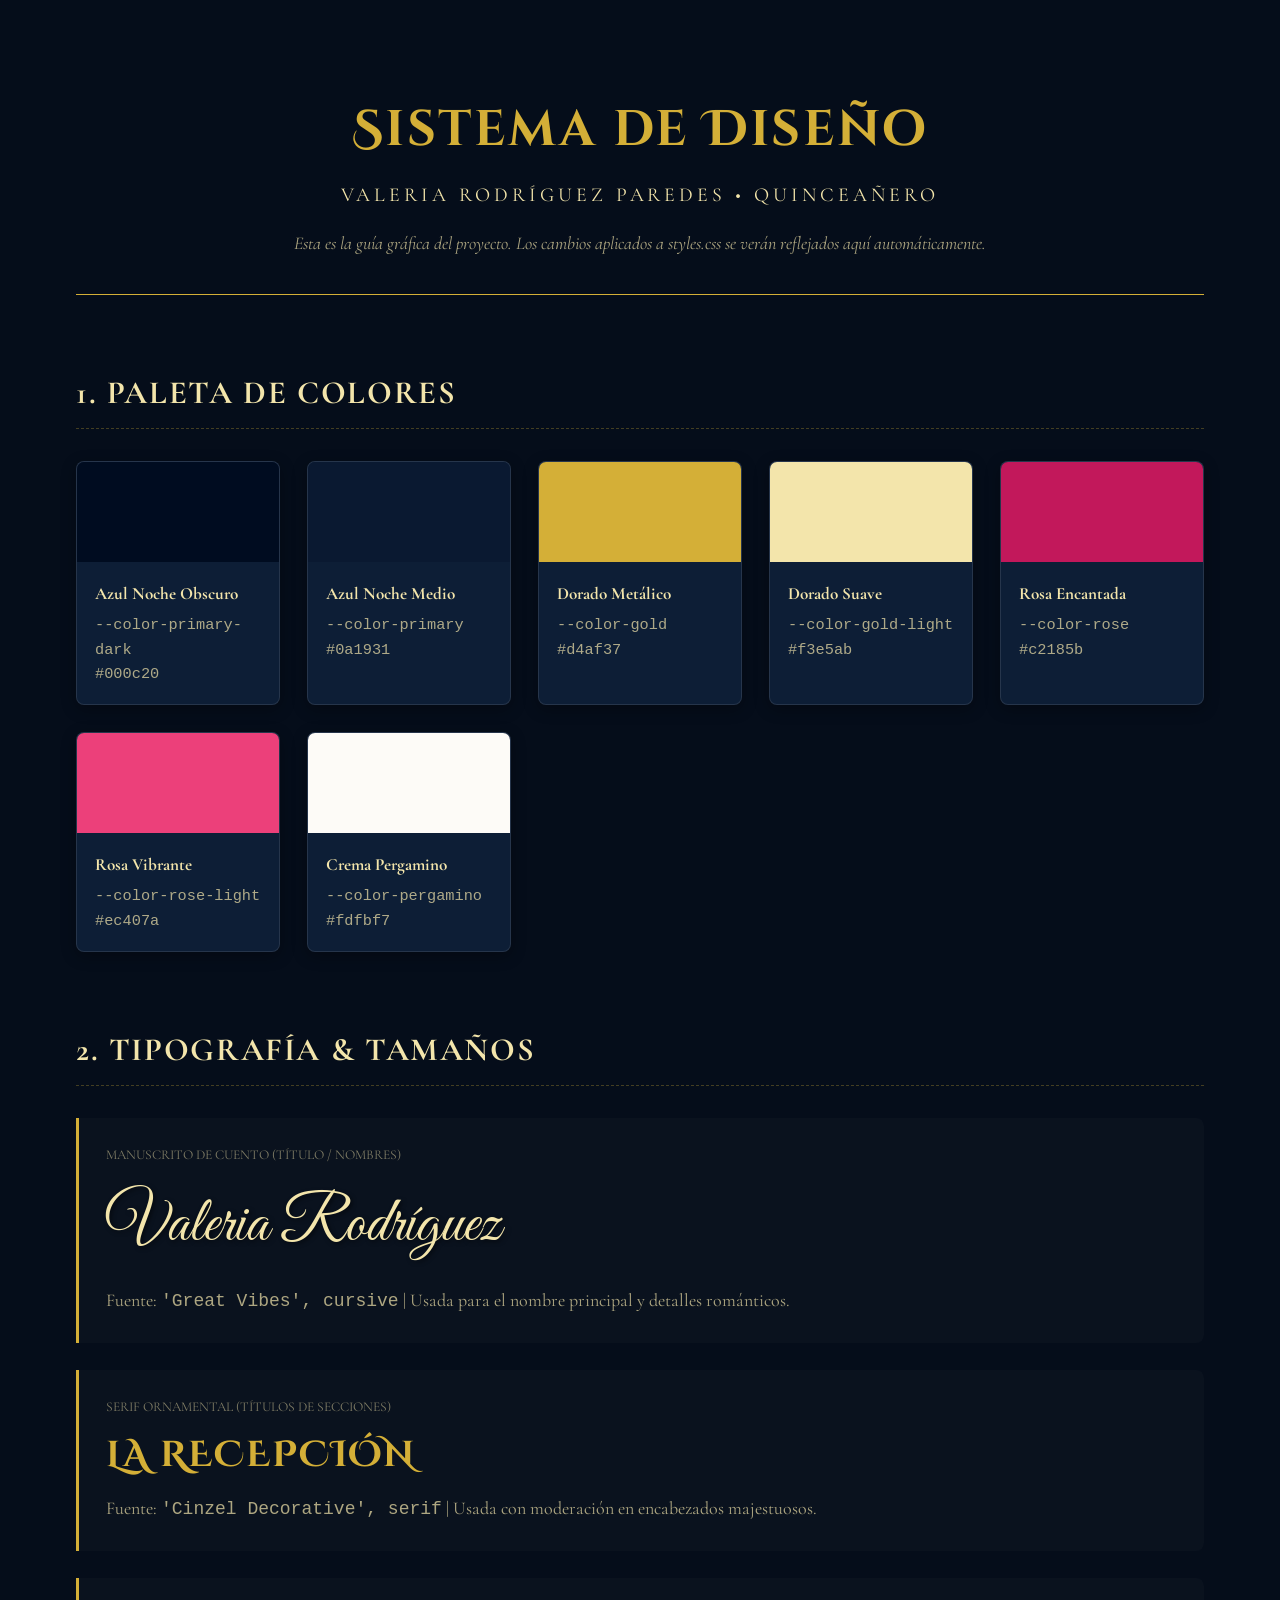
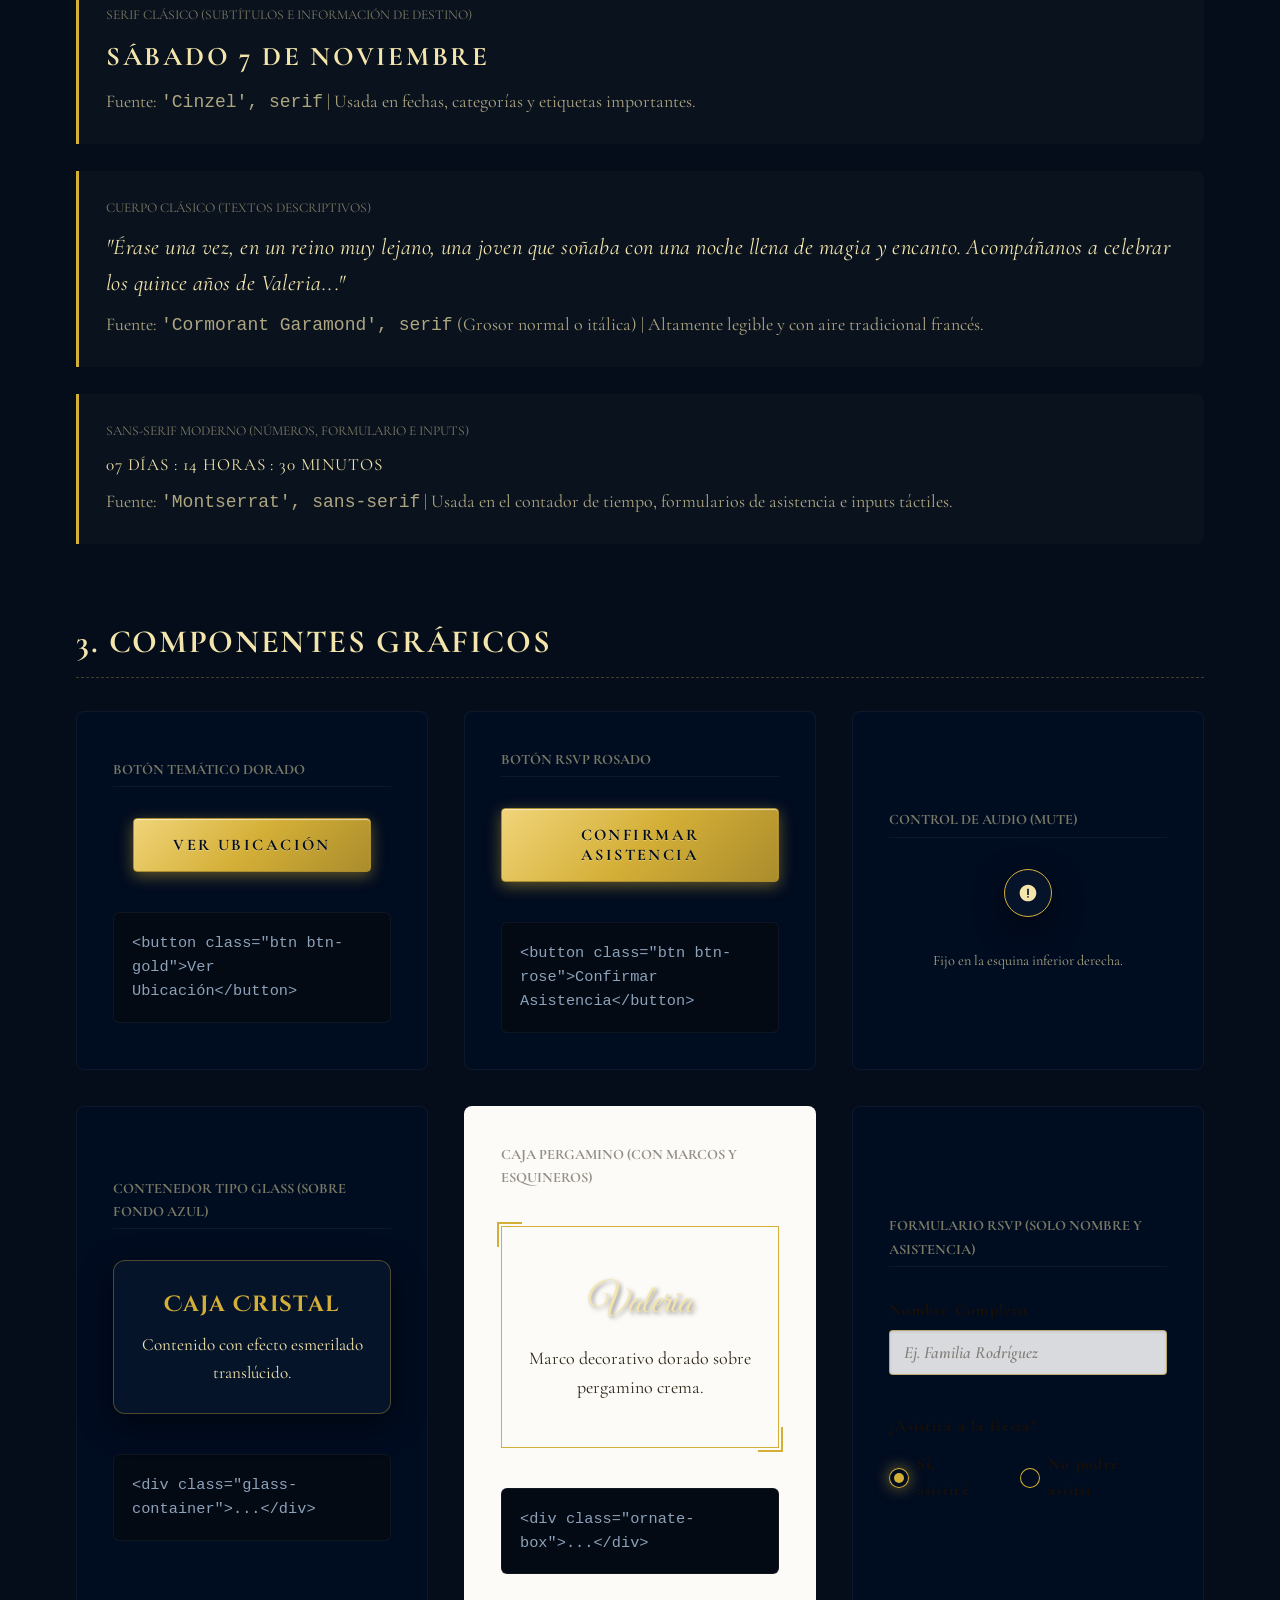
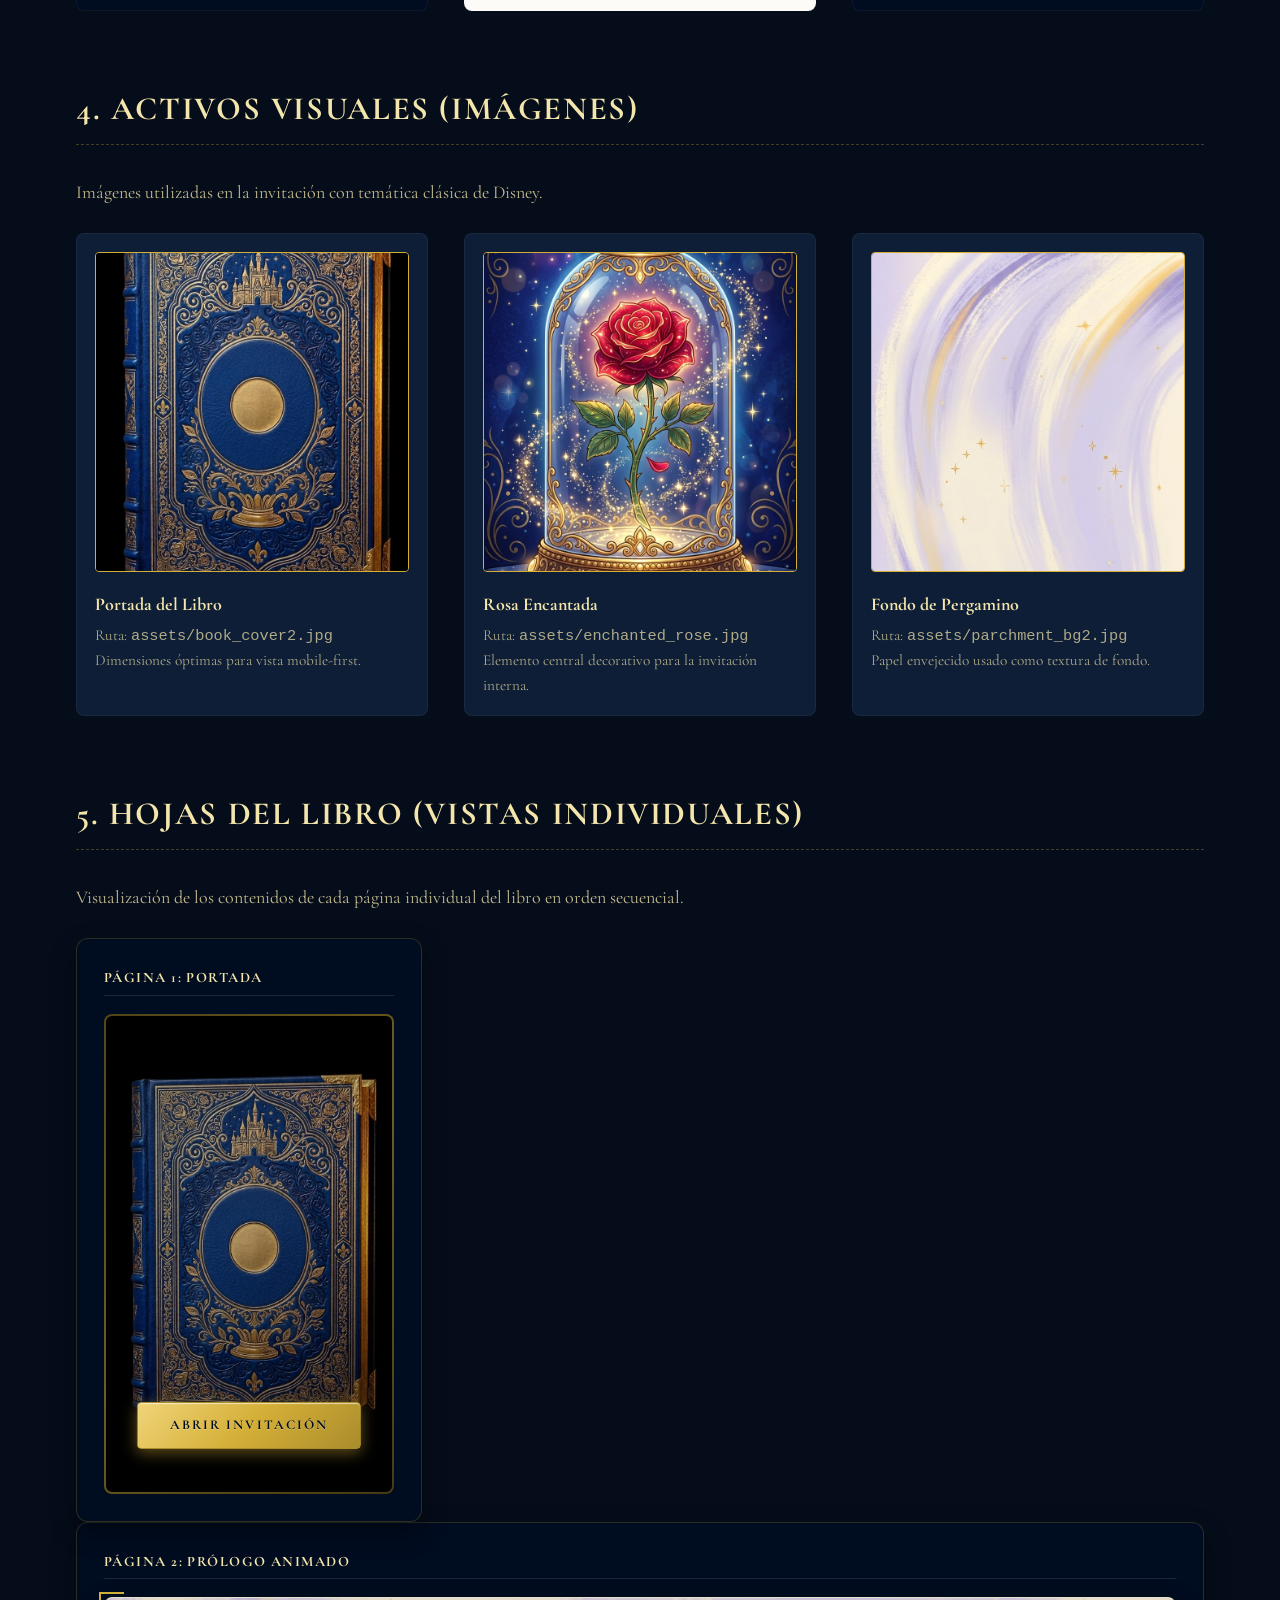
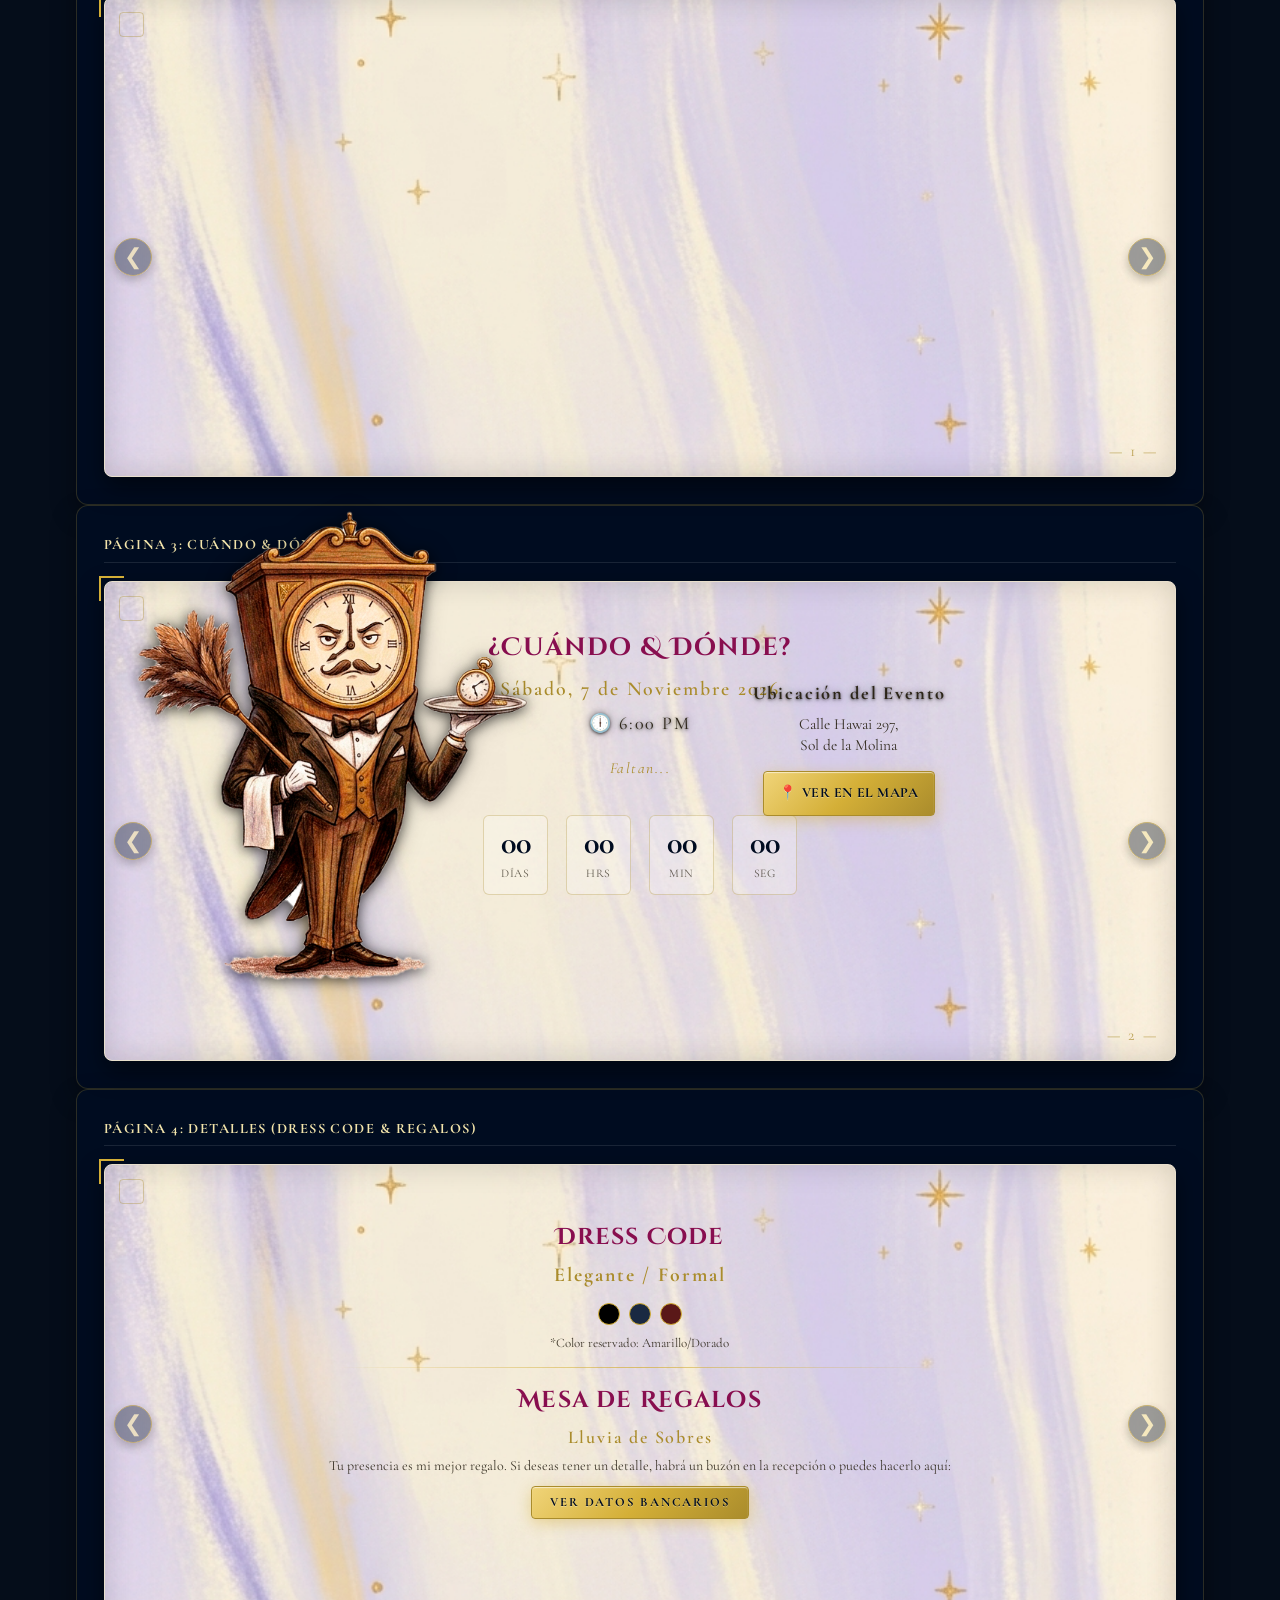
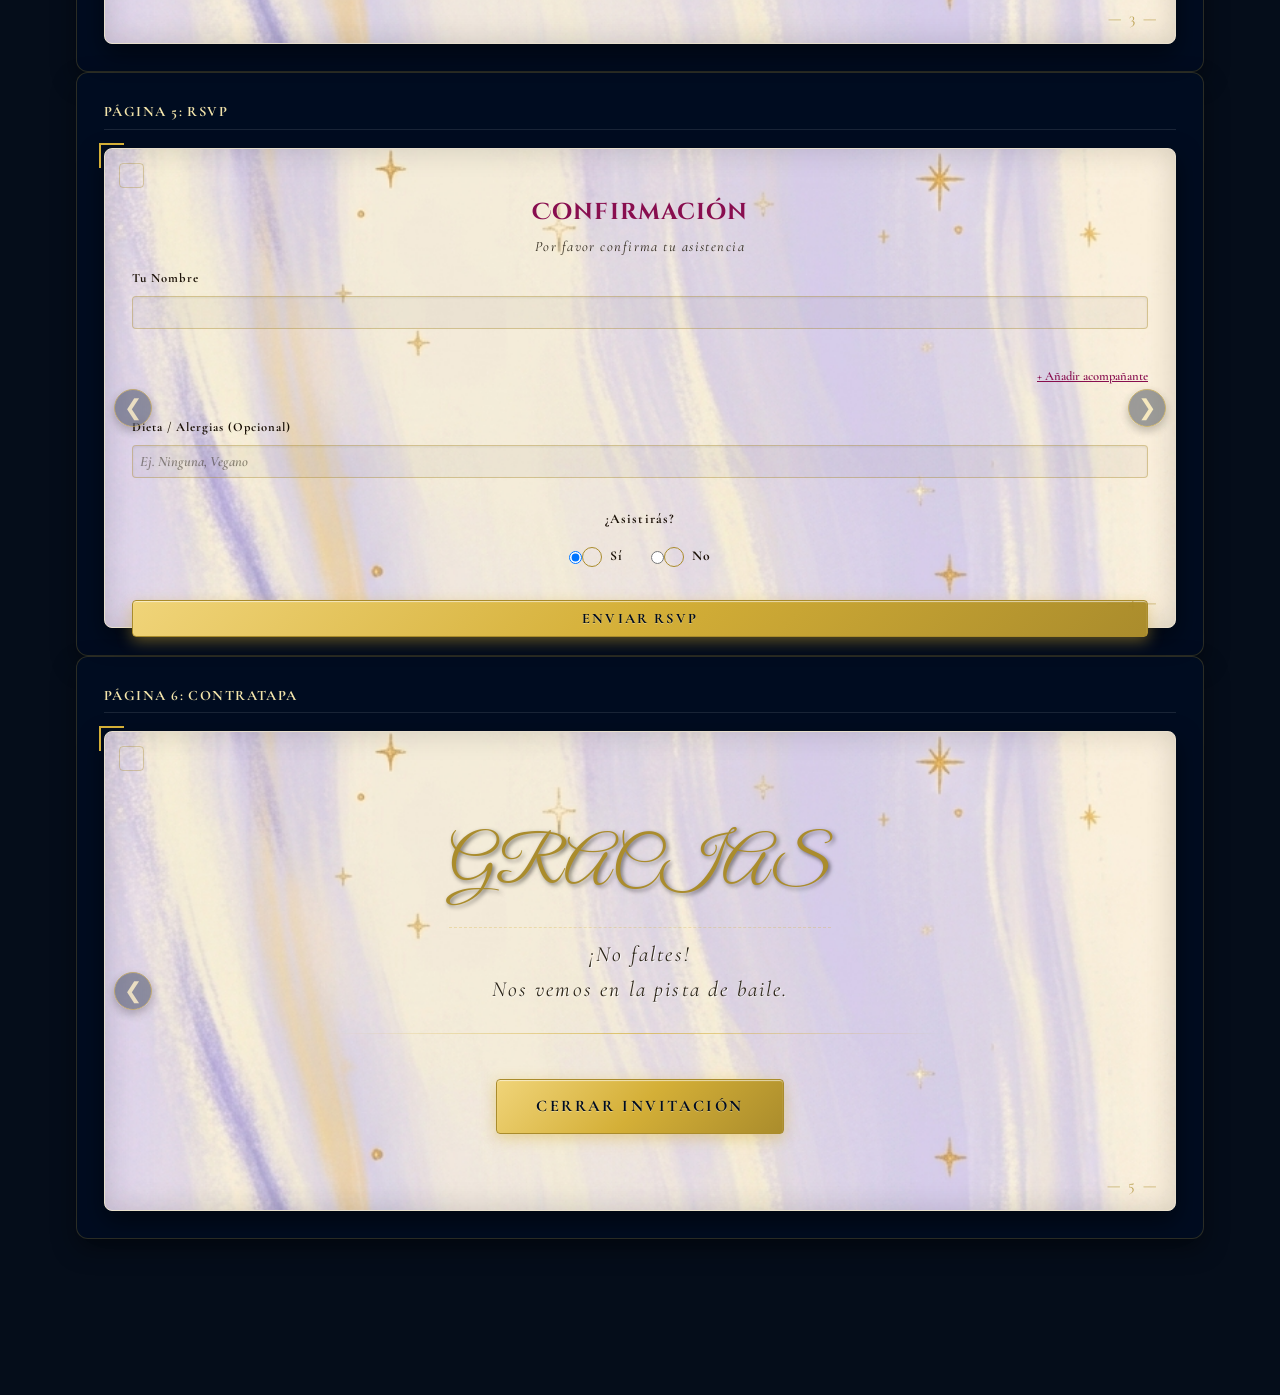
<file: design-system.html>
<!DOCTYPE html>
<html lang="es">
<head>
    <meta charset="UTF-8">
    <meta name="viewport" content="width=device-width, initial-scale=1.0">
    <title>Catálogo Gráfico & Sistema de Diseño - Quinceaños de Valeria</title>
    <link rel="stylesheet" href="styles.css">
    <style>
        /* Estilos adicionales solo para organizar la página del catálogo */
        .ds-container {
            max-width: 1200px;
            margin: 0 auto;
            padding: 2rem;
        }
        .ds-grid-2 {
            display: grid;
            grid-template-columns: 1fr;
            gap: 2rem;
        }
        @media (min-width: 768px) {
            .ds-grid-2 {
                grid-template-columns: 1fr 1fr;
            }
        }
        .code-preview {
            background-color: #030a14;
            color: #8da1b9;
            padding: 1rem;
            border-radius: 6px;
            font-family: monospace;
            font-size: 0.85rem;
            margin-top: 1rem;
            border: 1px solid rgba(255,255,255,0.05);
            width: 100%;
            overflow-x: auto;
        }
        .ds-img-grid {
            display: grid;
            grid-template-columns: repeat(auto-fill, minmax(280px, 1fr));
            gap: 2rem;
            margin-top: 1.5rem;
        }
        .ds-img-card {
            background: #0d1e36;
            border: 1px solid rgba(255, 255, 255, 0.05);
            border-radius: 8px;
            padding: 1rem;
            display: flex;
            flex-direction: column;
            gap: 1rem;
        }
        .ds-img-preview {
            width: 100%;
            height: 320px;
            object-fit: cover;
            border-radius: 4px;
            border: 1px solid var(--color-gold);
        }
        .ds-img-info h4 {
            color: var(--color-gold-light);
            font-family: var(--font-serif);
            margin-bottom: 0.2rem;
        }
        .ds-img-info p {
            font-size: 0.85rem;
            opacity: 0.7;
        }
        /* Estilos específicos para las hojas en miniatura del catálogo */
        .ds-book-preview-grid {
            display: grid;
            grid-template-columns: repeat(auto-fill, minmax(300px, 1fr));
            gap: 2.5rem;
            margin-top: 1.5rem;
        }
        .ds-page-frame {
            background-color: var(--color-primary-dark);
            border: 1px solid rgba(212, 175, 55, 0.2);
            border-radius: 12px;
            padding: 1.5rem;
            display: flex;
            flex-direction: column;
            align-items: center;
            box-shadow: 0 10px 25px rgba(0,0,0,0.4);
        }
        .ds-page-frame h4 {
            font-family: var(--font-sans);
            font-size: 0.8rem;
            color: var(--color-gold-light);
            margin-bottom: 1rem;
            text-transform: uppercase;
            letter-spacing: 0.1em;
            align-self: flex-start;
            border-bottom: 1px solid rgba(255,255,255,0.1);
            width: 100%;
            padding-bottom: 0.3rem;
        }
        .ds-page-container {
            width: 100%;
            height: 480px;
            position: relative;
        }
        .ds-page-container .page-content,
        .ds-page-container .page-content-front {
            position: static;
            height: 100%;
            pointer-events: none; /* Desactiva interacción en vistas previas */
        }
    </style>
</head>
<body class="ds-body">

    <div class="ds-container">
        
        <header class="ds-header">
            <h1 class="text-serif-dec">Sistema de Diseño</h1>
            <p class="text-serif" style="color: var(--color-gold-light); font-size: 1.1rem; letter-spacing: 0.2em; text-transform: uppercase;">Valeria Rodríguez Paredes • Quinceañero</p>
            <p style="opacity: 0.7; margin-top: 1rem; font-style: italic;">Esta es la guía gráfica del proyecto. Los cambios aplicados a styles.css se verán reflejados aquí automáticamente.</p>
        </header>

        <!-- SECCIÓN 1: PALETA DE COLORES -->
        <section class="ds-section">
            <h2 class="text-serif">1. Paleta de Colores</h2>
            <div class="ds-color-grid">
                
                <div class="ds-color-card">
                    <div class="ds-color-sample" style="background-color: var(--color-primary-dark);"></div>
                    <div class="ds-color-info">
                        <h4>Azul Noche Obscuro</h4>
                        <p>--color-primary-dark</p>
                        <p>#000c20</p>
                    </div>
                </div>

                <div class="ds-color-card">
                    <div class="ds-color-sample" style="background-color: var(--color-primary);"></div>
                    <div class="ds-color-info">
                        <h4>Azul Noche Medio</h4>
                        <p>--color-primary</p>
                        <p>#0a1931</p>
                    </div>
                </div>

                <div class="ds-color-card">
                    <div class="ds-color-sample" style="background-color: var(--color-gold);"></div>
                    <div class="ds-color-info">
                        <h4>Dorado Metálico</h4>
                        <p>--color-gold</p>
                        <p>#d4af37</p>
                    </div>
                </div>

                <div class="ds-color-card">
                    <div class="ds-color-sample" style="background-color: var(--color-gold-light);"></div>
                    <div class="ds-color-info">
                        <h4>Dorado Suave</h4>
                        <p>--color-gold-light</p>
                        <p>#f3e5ab</p>
                    </div>
                </div>

                <div class="ds-color-card">
                    <div class="ds-color-sample" style="background-color: var(--color-rose);"></div>
                    <div class="ds-color-info">
                        <h4>Rosa Encantada</h4>
                        <p>--color-rose</p>
                        <p>#c2185b</p>
                    </div>
                </div>

                <div class="ds-color-card">
                    <div class="ds-color-sample" style="background-color: var(--color-rose-light);"></div>
                    <div class="ds-color-info">
                        <h4>Rosa Vibrante</h4>
                        <p>--color-rose-light</p>
                        <p>#ec407a</p>
                    </div>
                </div>

                <div class="ds-color-card">
                    <div class="ds-color-sample" style="background-color: var(--color-pergamino);"></div>
                    <div class="ds-color-info">
                        <h4>Crema Pergamino</h4>
                        <p>--color-pergamino</p>
                        <p>#fdfbf7</p>
                    </div>
                </div>

            </div>
        </section>

        <!-- SECCIÓN 2: TIPOGRAFÍA -->
        <section class="ds-section">
            <h2 class="text-serif">2. Tipografía & Tamaños</h2>
            <div class="ds-font-sample">
                
                <div class="ds-font-row">
                    <p class="lbl">Manuscrito de Cuento (Título / Nombres)</p>
                    <h3 class="text-cursive" style="font-size: 3.5rem;">Valeria Rodríguez</h3>
                    <p style="margin-top: 0.5rem; opacity: 0.7;">Fuente: <code>'Great Vibes', cursive</code> | Usada para el nombre principal y detalles románticos.</p>
                </div>

                <div class="ds-font-row">
                    <p class="lbl">Serif Ornamental (Títulos de Secciones)</p>
                    <h3 class="text-serif-dec" style="font-size: 2rem;">LA RECEPCIÓN</h3>
                    <p style="margin-top: 0.5rem; opacity: 0.7;">Fuente: <code>'Cinzel Decorative', serif</code> | Usada con moderación en encabezados majestuosos.</p>
                </div>

                <div class="ds-font-row">
                    <p class="lbl">Serif Clásico (Subtítulos e Información de Destino)</p>
                    <h3 class="text-serif" style="font-size: 1.5rem; color: var(--color-gold-light);">SÁBADO 7 DE NOVIEMBRE</h3>
                    <p style="margin-top: 0.5rem; opacity: 0.7;">Fuente: <code>'Cinzel', serif</code> | Usada en fechas, categorías y etiquetas importantes.</p>
                </div>

                <div class="ds-font-row">
                    <p class="lbl">Cuerpo Clásico (Textos Descriptivos)</p>
                    <p class="text-serif" style="font-family: var(--font-body); font-size: 1.25rem; font-style: italic; letter-spacing: 0.02em;">
                        "Érase una vez, en un reino muy lejano, una joven que soñaba con una noche llena de magia y encanto. Acompáñanos a celebrar los quince años de Valeria..."
                    </p>
                    <p style="margin-top: 0.5rem; opacity: 0.7;">Fuente: <code>'Cormorant Garamond', serif</code> (Grosor normal o itálica) | Altamente legible y con aire tradicional francés.</p>
                </div>

                <div class="ds-font-row">
                    <p class="lbl">Sans-Serif Moderno (Números, Formulario e Inputs)</p>
                    <p style="font-family: var(--font-sans); font-size: 0.95rem; letter-spacing: 0.05em;">
                        07 DÍAS : 14 HORAS : 30 MINUTOS
                    </p>
                    <p style="margin-top: 0.5rem; opacity: 0.7;">Fuente: <code>'Montserrat', sans-serif</code> | Usada en el contador de tiempo, formularios de asistencia e inputs táctiles.</p>
                </div>

            </div>
        </section>

        <!-- SECCIÓN 3: COMPONENTES Y BOTONES -->
        <section class="ds-section">
            <h2 class="text-serif">3. Componentes Gráficos</h2>
            <div class="ds-comp-grid">
                
                <!-- Botón Dorado -->
                <div class="ds-comp-card dark-bg">
                    <h4>Botón Temático Dorado</h4>
                    <button class="btn btn-gold">Ver Ubicación</button>
                    <div class="code-preview">&lt;button class="btn btn-gold"&gt;Ver Ubicación&lt;/button&gt;</div>
                </div>

                <!-- Botón Rosa -->
                <div class="ds-comp-card dark-bg">
                    <h4>Botón RSVP Rosado</h4>
                    <button class="btn btn-rose">Confirmar Asistencia</button>
                    <div class="code-preview">&lt;button class="btn btn-rose"&gt;Confirmar Asistencia&lt;/button&gt;</div>
                </div>

                <!-- Botón Silencio -->
                <div class="ds-comp-card dark-bg">
                    <h4>Control de Audio (Mute)</h4>
                    <div style="position: relative; width: 50px; height: 50px; display: flex; align-items: center; justify-content: center;">
                        <div class="audio-control" style="position: static; margin: 0;">
                            <svg viewBox="0 0 24 24"><path d="M12 2C6.48 2 2 6.48 2 12s4.48 10 10 10 10-4.48 10-10S17.52 2 12 2zm1 15.5H11V16h2v1.5zm0-3H11V7h2v7.5z"/></svg>
                        </div>
                    </div>
                    <p style="font-size: 0.8rem; opacity: 0.7; margin-top: 0.5rem;">Fijo en la esquina inferior derecha.</p>
                </div>

                <!-- Contenedor Glass -->
                <div class="ds-comp-card dark-bg">
                    <h4>Contenedor tipo Glass (Sobre fondo azul)</h4>
                    <div class="glass-container" style="width: 100%; text-align: center; padding: 1.5rem;">
                        <h3 class="text-serif-dec" style="color: var(--color-gold); font-size: 1.2rem; margin-bottom: 0.5rem;">Caja Cristal</h3>
                        <p style="font-size: 0.95rem;">Contenido con efecto esmerilado translúcido.</p>
                    </div>
                    <div class="code-preview">&lt;div class="glass-container"&gt;...&lt;/div&gt;</div>
                </div>

                <!-- Caja Ornamental Pergamino -->
                <div class="ds-comp-card light-bg">
                    <h4>Caja Pergamino (Con marcos y esquineros)</h4>
                    <div class="ornate-box" style="width: 100%; text-align: center;">
                        <h3 class="text-cursive" style="font-size: 2.2rem; margin-bottom: 0.5rem;">Valeria</h3>
                        <p style="font-size: 1rem; font-family: var(--font-body);">Marco decorativo dorado sobre pergamino crema.</p>
                    </div>
                    <div class="code-preview">&lt;div class="ornate-box"&gt;...&lt;/div&gt;</div>
                </div>

                <!-- Formulario Inputs Simplificado (Columnas B y C) -->
                <div class="ds-comp-card dark-bg">
                    <h4>Formulario RSVP (Solo Nombre y Asistencia)</h4>
                    <div class="form-group" style="width: 100%;">
                        <label for="sample-input">Nombre Completo</label>
                        <input type="text" id="sample-input" class="form-input" placeholder="Ej. Familia Rodríguez" style="width: 100%;" readonly>
                    </div>
                    <div class="form-group" style="width: 100%; margin-top: 1rem;">
                        <label>¿Asistirá a la fiesta?</label>
                        <div class="radio-group">
                            <label class="radio-label">
                                <input type="radio" name="asiste-sample" class="radio-input" checked disabled>
                                <span class="radio-custom"></span> Sí, asistiré
                            </label>
                            <label class="radio-label">
                                <input type="radio" name="asiste-sample" class="radio-input" disabled>
                                <span class="radio-custom"></span> No podré asistir
                            </label>
                        </div>
                    </div>
                </div>

            </div>
        </section>

        <!-- SECCIÓN 4: IMÁGENES Y ACTIVOS GRÁFICOS -->
        <section class="ds-section">
            <h2 class="text-serif">4. Activos Visuales (Imágenes)</h2>
            <p style="opacity: 0.8; margin-bottom: 1rem;">Imágenes utilizadas en la invitación con temática clásica de Disney.</p>
            <div class="ds-img-grid">
                
                <!-- Portada del Libro -->
                <div class="ds-img-card">
                    <img src="assets/book_cover2.jpg" alt="Portada del Libro" class="ds-img-preview">
                    <div class="ds-img-info">
                        <h4>Portada del Libro</h4>
                        <p>Ruta: <code>assets/book_cover2.jpg</code></p>
                        <p>Dimensiones óptimas para vista mobile-first.</p>
                    </div>
                </div>

                <!-- Rosa Encantada -->
                <div class="ds-img-card">
                    <img src="assets/enchanted_rose.jpg" alt="Rosa Encantada" class="ds-img-preview">
                    <div class="ds-img-info">
                        <h4>Rosa Encantada</h4>
                        <p>Ruta: <code>assets/enchanted_rose.jpg</code></p>
                        <p>Elemento central decorativo para la invitación interna.</p>
                    </div>
                </div>

                <!-- Fondo de Pergamino -->
                <div class="ds-img-card">
                    <img src="assets/parchment_bg2.jpg" alt="Fondo de Pergamino" class="ds-img-preview" style="object-position: center top;">
                    <div class="ds-img-info">
                        <h4>Fondo de Pergamino</h4>
                        <p>Ruta: <code>assets/parchment_bg2.jpg</code></p>
                        <p>Papel envejecido usado como textura de fondo.</p>
                    </div>
                </div>

            </div>
        </section>

        <!-- SECCIÓN 5: VISTAS PREVIAS DE LAS HOJAS DEL LIBRO -->
        <section class="ds-section">
            <h2 class="text-serif">5. Hojas del Libro (Vistas Individuales)</h2>
            <p style="opacity: 0.8; margin-bottom: 1.5rem;">Visualización de los contenidos de cada página individual del libro en orden secuencial.</p>
            
            <div class="ds-book-preview-grid">
                <div class="ds-page-frame">
                    <h4>Página 1: Portada</h4>
                    <div class="ds-page-container">
                        <div class="page-content-front" style="background-image: url('assets/book_cover2.jpg');">
                        <!-- El botón abre el libro -->
                        <button class="btn btn-gold cover-trigger-btn" id="btn-open">Abrir Invitación</button>
                    </div>
                </div>
                    </div>
                </div>

                <div class="ds-page-frame">
                    <h4>Página 2: Prólogo Animado</h4>
                    <div class="ds-page-container">
                        <div class="page-content parchment-bg ornate-box" style="display: flex; flex-direction: column; justify-content: center; align-items: center; padding: 2rem;">
                        <div class="animated-quote">
                            <img src="assets/princesa_bailando.png" alt="Princesa" class="prologue-illustration">
                            <p class="text-serif text-story" style="font-size: 1.3rem; font-style: italic; margin-bottom: 1rem; line-height: 1.6; text-align: center; ">
                                "Los que no creen en la magia nunca la encontrarán."
                            </p>
                            <p class="text-serif" style="font-size: 0.9rem; letter-spacing: 0.1em; text-align: center; width: 100%;">
                                — Roald Dahl
                            </p>
                        </div>
                        
                        <div class="page-footer">— 1 —</div>

                        <div class="page-nav">
                            <button class="btn-nav btn-prev">&#10094;</button>
                            <button class="btn-nav btn-next">&#10095;</button>
                        </div>
                    </div>
                    </div>
                </div>

                <div class="ds-page-frame">
                    <h4>Página 3: Cuándo & Dónde</h4>
                    <div class="ds-page-container">
                        <div class="page-content parchment-bg ornate-box" style="display: flex; flex-direction: column; justify-content: flex-start; overflow: hidden; padding-bottom: 0;">
                        <h3 class="text-serif-dec" style="font-size: 1.4rem; color: var(--color-rose-dark); margin-bottom: 0.4rem;">¿Cuándo &amp; Dónde?</h3>
                        
                        <p class="text-serif" style="font-size: 1.1rem; font-weight: 600; color: var(--color-gold-dark); margin-bottom: 0.2rem;">Sábado, 7 de Noviembre 2026</p>
                        <p class="text-serif text-contrast-shadow" style="font-size: 1rem; margin-bottom: 1rem;">🕕 6:00 PM</p>
                        
                        <p class="text-serif" style="font-size: 0.85rem; font-style: italic; color: var(--color-gold-dark); margin-bottom: 0.4rem;">Faltan...</p>
                        <div class="countdown-container" id="countdown" style="margin-bottom: 3rem;">
                            <div class="countdown-box">
                                <span class="countdown-val" id="days">00</span><span class="countdown-lbl">Días</span>
                            </div>
                            <div class="countdown-box">
                                <span class="countdown-val" id="hours">00</span><span class="countdown-lbl">Hrs</span>
                            </div>
                            <div class="countdown-box">
                                <span class="countdown-val" id="minutes">00</span><span class="countdown-lbl">Min</span>
                            </div>
                            <div class="countdown-box">
                                <span class="countdown-val" id="seconds">00</span><span class="countdown-lbl">Seg</span>
                            </div>
                        </div>

                        <!-- Sección inferior: dos columnas. Mayordomo izquierda, info derecha -->
                        <div style="position: absolute; bottom: 3.8rem; left: 0; width: 100%; display: flex; align-items: flex-end; z-index: 10;">
                            <!-- Columna izquierda: Mayordomo (120% escala) con sombreado drop-shadow -->
                            <div style="width: 40%; flex-shrink: 0; line-height: 0; padding-left: 0.8rem;">
                                <img src="assets/tiempo_mayordomo.png" alt="Mayordomo del Tiempo" style="display: block; width: 100%; height: auto; filter: drop-shadow(0 2px 6px rgba(0, 0, 0, 0.55)) drop-shadow(0 0 10px rgba(0, 0, 0, 0.3));">
                            </div>
                            <!-- Columna derecha: Ubicación y botón (120% escala), centrada verticalmente -->
                            <div style="width: 60%; flex-shrink: 0; padding: 0 0.8rem 0 0.2rem; text-align: center; align-self: center;">
                                <p class="text-serif text-contrast-shadow" style="font-size: 1.02rem; font-weight: bold; margin-bottom: 0.3rem;">Ubicación del Evento</p>
                                <p style="font-size: 0.86rem; opacity: 0.95; line-height: 1.4; margin: 0 0 0.8rem 0;">
                                    Calle Hawai 297,<br>Sol de la Molina
                                </p>
                                <a href="https://maps.app.goo.gl/kRPghWoH3Lv5T87EA" target="_blank" rel="noopener" class="btn btn-rose" style="padding: 0.55rem 0.85rem; font-size: 0.78rem; letter-spacing: 0.04em; white-space: nowrap;">📍 VER EN EL MAPA</a>
                            </div>
                        </div>

                        <div class="page-footer">— 2 —</div>

                        <div class="page-nav">
                            <button class="btn-nav btn-prev">&#10094;</button>
                            <button class="btn-nav btn-next">&#10095;</button>
                        </div>
                    </div>
                    </div>
                </div>

                <div class="ds-page-frame">
                    <h4>Página 4: Detalles (Dress Code & Regalos)</h4>
                    <div class="ds-page-container">
                        <div class="page-content parchment-bg ornate-box">
                        <div style="margin-top: 0.5rem; width: 100%;">
                            <h3 class="text-serif-dec" style="font-size: 1.3rem; color: var(--color-rose-dark); margin-bottom: 0.2rem;">Dress Code</h3>
                            <p class="text-serif" style="font-size: 1.1rem; font-weight: 700; color: var(--color-gold-dark); letter-spacing: 0.1em;">Elegante / Formal</p>
                            <div style="display: flex; justify-content: center; gap: 0.5rem; margin: 0.6rem 0;">
                                <div style="width: 22px; height: 22px; border-radius: 50%; background: #000; border: 1px solid var(--color-gold);" title="Negro"></div>
                                <div style="width: 22px; height: 22px; border-radius: 50%; background: #1a2942; border: 1px solid var(--color-gold);" title="Azul Noche"></div>
                                <div style="width: 22px; height: 22px; border-radius: 50%; background: #5a1818; border: 1px solid var(--color-gold);" title="Vino"></div>
                            </div>
                            <p style="font-size: 0.72rem; opacity: 0.9; line-height: 1.3; max-width: 90%; margin: 0 auto;">
                                *Color reservado: Amarillo/Dorado
                            </p>
                        </div>
                        
                        <div class="gold-separator" style="margin: 0.8rem auto;"></div>
                        
                        <div style="width: 100%;">
                            <h3 class="text-serif-dec" style="font-size: 1.3rem; color: var(--color-rose-dark); margin-bottom: 0.2rem;">Mesa de Regalos</h3>
                            <p class="text-serif" style="font-size: 1rem; font-weight: 600; color: var(--color-gold-dark);">Lluvia de Sobres</p>
                            <p style="font-size: 0.78rem; opacity: 0.9; line-height: 1.3; max-width: 90%; margin: 0.3rem auto 0.6rem;">
                                Tu presencia es mi mejor regalo. Si deseas tener un detalle, habrá un buzón en la recepción o puedes hacerlo aquí:
                            </p>
                            <button class="btn btn-rose" style="padding: 0.4rem 1rem; font-size: 0.7rem;" onclick="alert('Aquí puedes enlazar tu cuenta bancaria o QR.')">Ver Datos Bancarios</button>
                        </div>
                        
                        <div class="page-footer">— 3 —</div>

                        <div class="page-nav">
                            <button class="btn-nav btn-prev">&#10094;</button>
                            <button class="btn-nav btn-next">&#10095;</button>
                        </div>
                    </div>
                    </div>
                </div>

                <div class="ds-page-frame">
                    <h4>Página 5: RSVP</h4>
                    <div class="ds-page-container">
                        <div class="page-content parchment-bg ornate-box">
                        <h3 class="text-serif-dec" style="font-size: 1.3rem; color: var(--color-rose-dark); margin-bottom: 0.2rem;">Confirmación</h3>
                        <p class="text-serif" style="font-size: 0.8rem; font-style: italic; margin-bottom: 0.6rem; ">
                            Por favor confirma tu asistencia
                        </p>
                        
                        <form id="rsvp-form" class="rsvp-form" style="width: 100%; text-align: left;">
                            <div class="form-group" style="margin-bottom: 0.5rem;">
                                <label style="font-size: 0.7rem; font-weight: bold; ">Tu Nombre</label>
                                <input type="text" id="guest-name" class="form-input" style="padding: 0.4rem; font-size: 0.8rem; background: rgba(0,0,0,0.03); border-color: rgba(170,140,44,0.4); " required>
                            </div>
                            
                            <div class="form-group" style="margin-bottom: 0.5rem; display: none;" id="companion-field">
                                <label style="font-size: 0.7rem; font-weight: bold; ">Acompañante(s)</label>
                                <input type="text" id="companion-name" class="form-input" style="padding: 0.4rem; font-size: 0.8rem; background: rgba(0,0,0,0.03); border-color: rgba(170,140,44,0.4); " placeholder="Nombre(s)">
                            </div>
                            <div style="text-align: right; margin-bottom: 0.4rem;">
                                <span id="add-companion-btn" style="font-size: 0.7rem; color: var(--color-rose-dark); cursor: pointer; text-decoration: underline; font-weight: 600;">+ Añadir acompañante</span>
                            </div>
                            
                            <div class="form-group" style="margin-bottom: 0.5rem;">
                                <label style="font-size: 0.7rem; font-weight: bold; ">Dieta / Alergias (Opcional)</label>
                                <input type="text" id="diet-req" class="form-input" style="padding: 0.4rem; font-size: 0.8rem; background: rgba(0,0,0,0.03); border-color: rgba(170,140,44,0.4); " placeholder="Ej. Ninguna, Vegano">
                            </div>
                            
                            <div class="form-group" style="margin-bottom: 0.6rem; text-align: center;">
                                <label style="font-size: 0.75rem; font-weight: bold; margin-bottom: 0.2rem; display: block; ">¿Asistirás?</label>
                                <div class="radio-group" style="justify-content: center;">
                                    <label class="radio-label" style="font-size: 0.75rem; "><input type="radio" name="attendance" value="si" required checked><span class="radio-custom" style="border-color: var(--color-gold-dark);"></span> Sí</label>
                                    <label class="radio-label" style="font-size: 0.75rem; "><input type="radio" name="attendance" value="no" required><span class="radio-custom" style="border-color: var(--color-gold-dark);"></span> No</label>
                                </div>
                            </div>
                            
                            <button type="submit" class="btn btn-rose" id="submit-btn" style="padding: 0.5rem; font-size: 0.8rem; width: 100%; border-radius: 4px;">Enviar RSVP</button>
                            
                            <div id="rsvp-success" class="form-message success" style="display:none; font-size: 0.7rem; padding: 0.4rem;">¡Gracias por confirmar!</div>
                            <div id="rsvp-error" class="form-message error" style="display:none; font-size: 0.7rem; padding: 0.4rem;">Error al enviar.</div>
                        </form>
                        
                        <div class="page-footer">— 4 —</div>

                        <div class="page-nav">
                            <button class="btn-nav btn-prev">&#10094;</button>
                            <button class="btn-nav btn-next">&#10095;</button>
                        </div>
                    </div>
                    </div>
                </div>

                <div class="ds-page-frame">
                    <h4>Página 6: Contratapa</h4>
                    <div class="ds-page-container">
                        <div class="page-content parchment-bg ornate-box" style="display: flex; flex-direction: column; justify-content: center; align-items: center;">
                        <h2 class="text-cursive" style="font-size: 3.5rem; color: var(--color-gold-dark); margin-bottom: 0.5rem;">Gracias</h2>
                        <p class="text-serif text-story" style="font-size: 1.2rem; font-style: italic; max-width: 80%; text-align: center; ">
                            ¡No faltes!<br>Nos vemos en la pista de baile.
                        </p>
                        <div class="gold-separator" style="margin: 1.5rem auto;"></div>
                        <button class="btn btn-gold" id="btn-close-book" style="margin-top: 1rem;">Cerrar Invitación</button>
                        
                        <div class="page-footer">— 5 —</div>

                        <div class="page-nav">
                            <button class="btn-nav btn-prev">&#10094;</button>
                        </div>
             
            </div>
        </div>
    </div>           </div>
                    </div>
                </div>
            </div>
        </section>

    </div>

</body>
</html>
</file>
<file: styles.css>
/* ==========================================================================
   DISEÑO SISTEMA & TOKENS (La Bella y la Bestia - Quinceaños de Valeria)
   ========================================================================== */

/* Importación de fuentes de Google Fonts */
@import url('https://fonts.googleapis.com/css2?family=Cinzel+Decorative:wght@400;700&family=Cormorant+Garamond:ital,wght@0,300;0,400;0,600;0,700;1,400&family=Great+Vibes&display=swap');

:root {
    /* Paleta de Colores Principal */
    --color-primary: #0a1931;        /* Azul noche profundo */
    --color-primary-dark: #000c20;   /* Azul obscuro casi negro */
    --color-primary-light: #15305b;  /* Azul noche intermedio */
    
    --color-gold: #d4af37;           /* Dorado metálico clásico */
    --color-gold-light: #f3e5ab;     /* Dorado suave / champagne */
    --color-gold-dark: #aa8c2c;      /* Dorado obscuro */
    
    --color-rose: #c2185b;           /* Rosa encantada */
    --color-rose-light: #ec407a;     /* Rosa vibrante */
    --color-rose-dark: #880e4f;      /* Rosa obscuro */
    
    --color-pergamino: #fdfbf7;      /* Crema pergamino */
    --color-pergamino-dark: #e8dfcc; /* Sombra pergamino */
    --color-text-dark: #2c2518;      /* Texto sobre pergamino */
    --color-text-light: #f3e5ab;     /* Texto sobre azul */
    
    /* Contenedores Glassmorphism (Efecto cristal) */
    --color-glass-bg: rgba(10, 25, 49, 0.65);
    --color-glass-border: rgba(212, 175, 55, 0.35);
    --color-glass-shadow: rgba(0, 0, 0, 0.4);
    
    /* Fuentes */
    --font-title: 'Great Vibes', cursive;
    --font-serif: 'Cormorant Garamond', serif;
    --font-serif-dec: 'Cinzel Decorative', serif;
    --font-body: 'Cormorant Garamond', serif;
    --font-sans: 'Cormorant Garamond', serif;
    
    /* Sombras y Efectos */
    --gold-glow: 0 0 15px rgba(212, 175, 55, 0.6);
    --gold-glow-strong: 0 0 25px rgba(212, 175, 55, 0.9);
    --rose-glow: 0 0 15px rgba(194, 24, 91, 0.6);
    --shadow-card: 0 10px 30px rgba(0, 0, 0, 0.5);
    --transition-smooth: all 0.4s cubic-bezier(0.25, 0.8, 0.25, 1);
}

/* Reset de Estilos Básicos */
*, *::before, *::after {
    box-sizing: border-box;
    margin: 0;
    padding: 0;
}

html {
    scroll-behavior: smooth;
    font-size: 16px; /* Base */
    overflow-x: hidden;
}

body {
    font-family: var(--font-body);
    background-color: var(--color-primary-dark);
    color: var(--color-text-light);
    min-height: 100vh;
    overflow-x: hidden;
    line-height: 1.6;
}
/* ==========================================================================
   PANTALLA DE CARGA (LOADER)
   ========================================================================== */
#loader-wrapper {
    position: fixed;
    top: 0;
    left: 0;
    width: 100%;
    height: 100%;
    background-color: var(--color-primary-dark);
    z-index: 9999;
    display: flex;
    justify-content: center;
    align-items: center;
    transition: opacity 0.8s ease, visibility 0.8s ease;
}

#loader-wrapper.fade-out {
    opacity: 0;
    visibility: hidden;
}

.loader-content {
    text-align: center;
    display: flex;
    flex-direction: column;
    align-items: center;
    gap: 1.5rem;
}

.loader-spinner {
    width: 50px;
    height: 50px;
    border: 3px solid rgba(212, 175, 55, 0.3);
    border-radius: 50%;
    border-top-color: var(--color-gold);
    animation: spin 1s ease-in-out infinite;
}

.loader-text {
    font-size: 1.5rem;
    letter-spacing: 0.1em;
    animation: pulse 2s infinite;
}

@keyframes spin {
    to { transform: rotate(360deg); }
}

@keyframes pulse {
    0% { opacity: 0.6; }
    50% { opacity: 1; text-shadow: var(--gold-glow); }
    100% { opacity: 0.6; }
}


/* ==========================================================================
   ANIMACIONES DE EFECTOS MÁGICOS
   ========================================================================== */

/* Caída de Pétalos */
#petals-container {
    position: fixed;
    top: 0;
    left: 0;
    width: 100%;
    height: 100%;
    pointer-events: none;
    z-index: 999;
    overflow: hidden;
}

.petal {
    position: absolute;
    top: -10%;
    background-size: contain;
    background-position: center;
    background-repeat: no-repeat;
    opacity: 0.9;
    transform-origin: center center;
}

@keyframes fall {
    0% {
        top: -10%;
        transform: translateX(0) rotate(0deg) scale(1);
    }
    100% {
        top: 110%;
        transform: translateX(100px) rotate(360deg) scale(0.6);
    }
}

/* Brillo Dorado Pulsante */
@keyframes goldPulse {
    0% {
        box-shadow: 0 0 10px rgba(212, 175, 55, 0.4);
        border-color: rgba(212, 175, 55, 0.4);
    }
    50% {
        box-shadow: var(--gold-glow-strong);
        border-color: rgba(212, 175, 55, 0.85);
    }
    100% {
        box-shadow: 0 0 10px rgba(212, 175, 55, 0.4);
        border-color: rgba(212, 175, 55, 0.4);
    }
}

/* Destello en botones */
@keyframes shine {
    0% { left: -100%; }
    100% { left: 200%; }
}

/* ==========================================================================
   COMPONENTES GRÁFICOS (Sistema de Diseño)
   ========================================================================== */

/* 1. BOTONES */
.btn {
    display: inline-flex;
    align-items: center;
    justify-content: center;
    font-family: var(--font-serif);
    font-size: 0.9rem;
    font-weight: 600;
    letter-spacing: 0.15em;
    text-transform: uppercase;
    padding: 0.9rem 2.2rem;
    border-radius: 4px;
    cursor: pointer;
    transition: var(--transition-smooth);
    text-decoration: none;
    position: relative;
    overflow: hidden;
    outline: none;
}

/* Botón Dorado (Temático - Siempre Dorado por defecto) */
.btn-gold,
.btn-rose {
    background: linear-gradient(135deg, #f0d479 0%, #d4af37 50%, #aa8c2c 100%);
    color: var(--color-primary-dark);
    font-weight: 700;
    border: 1px solid #aa8c2c;
    box-shadow: 0 4px 15px rgba(212, 175, 55, 0.45), inset 0 1px 1px rgba(255, 255, 255, 0.6);
    text-shadow: 0 1px 0 rgba(255, 255, 255, 0.35);
}

.btn-gold:hover,
.btn-rose:hover {
    background: linear-gradient(135deg, #fdf1b8 0%, #e6c86e 50%, #d4af37 100%);
    color: #000000;
    box-shadow: 0 6px 22px rgba(212, 175, 55, 0.8), inset 0 1px 2px rgba(255, 255, 255, 0.8);
    transform: translateY(-2px);
}

/* Añadir el efecto de brillo metálico a todos los botones */
.btn::after {
    content: '';
    position: absolute;
    top: 0;
    left: -100%;
    width: 50%;
    height: 100%;
    background: linear-gradient(to right, rgba(255,255,255,0) 0%, rgba(255,255,255,0.3) 50%, rgba(255,255,255,0) 100%);
    transform: skewX(-25deg);
    transition: 0.75s;
}

.btn:hover::after {
    animation: shine 1.5s infinite;
}

/* 2. CONTENEDORES GLASSMORPHIC (Para fondos oscuros) */
.glass-container {
    background: var(--color-glass-bg);
    border: 1px solid var(--color-glass-border);
    backdrop-filter: blur(10px);
    -webkit-backdrop-filter: blur(10px);
    border-radius: 12px;
    padding: 2rem;
    box-shadow: var(--shadow-card);
    transition: var(--transition-smooth);
}

.glass-container:hover {
    border-color: rgba(212, 175, 55, 0.6);
    box-shadow: 0 15px 40px rgba(0, 0, 0, 0.6), 0 0 15px rgba(212, 175, 55, 0.15);
}

/* Ornamentación Dorada de Esquinas */
.ornate-box {
    position: relative;
    border: 1px solid var(--color-gold);
    padding: 2.5rem 1.5rem;
}

.ornate-box::before, .ornate-box::after {
    content: '';
    position: absolute;
    width: 25px;
    height: 25px;
    border: 2px solid var(--color-gold);
    transition: var(--transition-smooth);
}

/* Esquinas de Caja */
.ornate-box::before {
    top: -5px;
    left: -5px;
    border-right: none;
    border-bottom: none;
}

.ornate-box::after {
    bottom: -5px;
    right: -5px;
    border-left: none;
    border-top: none;
}

/* 3. TIPOGRAFÍAS */
.text-cursive {
    font-family: var(--font-title);
    color: var(--color-gold-light);
    font-weight: normal;
    text-shadow: 2px 2px 4px rgba(0, 0, 0, 0.5);
}

/* Alto contraste en tarjetas de pergamino claro */
.pergamino-card .text-cursive {
    color: var(--color-rose-dark); /* Color vino elegante */
    text-shadow: 1px 1px 0px var(--color-gold-light), 2px 2px 4px rgba(44, 37, 24, 0.15);
}

.text-serif-dec {
    font-family: var(--font-serif-dec);
    color: var(--color-gold);
    letter-spacing: 0.05em;
}

.text-serif {
    font-family: var(--font-serif);
    letter-spacing: 0.1em;
}

/* 4. REPRODUCTOR DE AUDIO FLOTANTE */
.audio-control {
    position: fixed;
    bottom: 25px;
    right: 25px;
    z-index: 1000;
    width: 48px;
    height: 48px;
    border-radius: 50%;
    background: var(--color-glass-bg);
    border: 1px solid var(--color-gold);
    backdrop-filter: blur(10px);
    -webkit-backdrop-filter: blur(10px);
    display: flex;
    align-items: center;
    justify-content: center;
    cursor: pointer;
    box-shadow: var(--shadow-card);
    transition: var(--transition-smooth);
    color: var(--color-gold-light);
}

.audio-control:hover {
    transform: scale(1.1);
    border-color: var(--color-gold-light);
    box-shadow: var(--gold-glow);
}

.audio-control svg {
    width: 20px;
    height: 20px;
    fill: currentColor;
}

/* ==========================================================================
   ESTILOS DE LA PÁGINA INVITACIÓN (INDEX)
   ========================================================================== */

/* Envoltura del libro 3D y centrado */
.book-wrapper {
    display: flex;
    justify-content: center;
    align-items: center;
    min-height: 100vh;
    width: 100%;
    padding: 1.5rem;
    position: relative;
    background-color: var(--color-primary-dark);
    background: radial-gradient(circle at center, var(--color-primary) 0%, var(--color-primary-dark) 100%);
    overflow: hidden;
}

/* Contenedor del libro responsivo */
.book-container {
    width: 100%;
    max-width: 320px;
    height: 520px;
    position: relative;
    perspective: 1500px;
}

@media screen and (min-width: 400px) {
    .book-container {
        max-width: 340px;
        height: 550px;
    }
}

@media screen and (min-width: 768px) {
    .book-container {
        max-width: 360px;
        height: 580px;
    }
}

.book {
    width: 100%;
    height: 100%;
    position: relative;
    transform-style: preserve-3d;
    box-shadow: 0 30px 60px rgba(0,0,0,0.8);
    border-radius: 8px;
}

/* Estilo para las páginas individuales del libro */
.page {
    width: 100%;
    height: 100%;
    position: absolute;
    top: 0;
    left: 0;
    transform-style: preserve-3d;
    transform-origin: left center;
    transition: transform 0.8s cubic-bezier(0.4, 0, 0.2, 1), opacity 0.6s ease, z-index 0s linear 0.4s;
    opacity: 1;
    pointer-events: none; /* Por defecto: ninguna página recibe eventos */
    isolation: isolate; /* Aísla los z-index de los elementos hijos para que nunca se filtren a otras páginas */
    overflow: hidden;
}

/* Stacking Order (Z-Index) de las páginas */
#page-1 { z-index: 10; }
#page-2 { z-index: 9; }
#page-3 { z-index: 8; }
#page-4 { z-index: 7; }
#page-5 { z-index: 6; }
#page-6 { z-index: 5; }
#page-7 { z-index: 4; }

/* Solo la página activa (la del tope del stack visible) puede recibir clicks */
.page.active-page {
    pointer-events: auto;
}

/* Transición de giro (Flipping Y + Desvanecimiento en móvil para evitar overflow) */
.page.flipped {
    transform: rotateY(-140deg) translateX(-40px) scale(0.95);
    opacity: 0;
    pointer-events: none !important;
    z-index: 1 !important;
}

/* Portada y Contraportada del libro */
.page-content-front,
.page-content-back {
    width: 100%;
    height: 100%;
    background-repeat: no-repeat;
    background-position: center center;
    background-size: cover;
    border-radius: 8px;
    border: 2px solid rgba(212, 175, 55, 0.6);
    box-shadow: inset 0 0 40px rgba(0,0,0,0.5);
    position: relative;
    display: flex;
    flex-direction: column;
    justify-content: center;
    align-items: center;
}

.page-content-front::before {
    content: '';
    position: absolute;
    top: 0;
    left: 0;
    width: 100%;
    height: 100%;
    background: linear-gradient(135deg, rgba(0,0,0,0.35) 0%, rgba(0,0,0,0.15) 50%, rgba(0,0,0,0.45) 100%);
    pointer-events: none;
    border-radius: 6px;
}

/* Botón de apertura en portada */
.cover-trigger-btn {
    position: absolute;
    bottom: 45px;
    left: 50%;
    transform: translateX(-50%);
    z-index: 10;
    animation: goldPulse 2.5s infinite;
    white-space: nowrap;
    font-size: 0.75rem;
    padding: 0.8rem 1.8rem;
}

.cover-trigger-btn:hover {
    transform: translateX(-50%) translateY(-2px);
}

/* Páginas de Pergamino Internas */
.page-content {
    width: 100%;
    height: 100%;
    background: url('assets/parchment_bg2.jpg') no-repeat center center;
    background-size: cover;
    border-radius: 8px;
    border: 1px solid var(--color-pergamino-dark);
    padding: 2.5rem 1.5rem 2rem;
    display: flex;
    flex-direction: column;
    align-items: center;
    text-align: center;
    color: var(--color-text-dark);
    box-shadow: inset 0 0 30px rgba(0, 0, 0, 0.15), 0 10px 25px rgba(0,0,0,0.5);
    position: relative;
}

/* Marco dorado sutil de la página */
.page-content.ornate-box::after {
    content: '';
    position: absolute;
    top: 15px;
    left: 15px;
    right: 15px;
    bottom: 15px;
    border: 1px solid rgba(170, 140, 44, 0.35);
    pointer-events: none;
    border-radius: 4px;
}

/* Texto del Prólogo */
.text-story {
    font-family: var(--font-body);
    font-size: 1.2rem;
    font-style: italic;
    color: var(--color-text-dark);
    text-shadow: 0.5px 0.5px 0.5px rgba(255,255,255,0.8);
}

/* Barra de Navegación del Libro */
.page-nav {
    position: absolute;
    top: calc(50% + 20px);
    left: 0;
    width: 100%;
    transform: translateY(-50%);
    display: flex;
    justify-content: space-between;
    pointer-events: none;
    z-index: 20;
    padding: 0 10px; /* Separación de los bordes */
}

/* Alinea la flecha siguiente a la derecha si no hay botón previo */
.page-nav .btn-next {
    margin-left: auto;
}

.btn-nav {
    pointer-events: auto;
    background: var(--color-glass-bg);
    border: 1px solid var(--color-gold-dark);
    color: var(--color-gold-light);
    font-size: 1.2rem;
    width: 38px;
    height: 38px;
    border-radius: 50%;
    display: flex;
    justify-content: center;
    align-items: center;
    cursor: pointer;
    transition: var(--transition-smooth);
    box-shadow: 0 4px 10px rgba(0, 0, 0, 0.4);
    backdrop-filter: blur(5px);
    -webkit-backdrop-filter: blur(5px);
    opacity: 0.6;
}

.btn-nav:hover {
    background: var(--color-gold);
    color: var(--color-primary-dark);
    border-color: var(--color-gold);
    transform: scale(1.1);
    opacity: 1;
}

/* Cabecera / Sección Hero */
.hero-section {
    display: flex;
    flex-direction: column;
    align-items: center;
}

.hero-logo-rose {
    width: 140px;
    height: auto;
    margin-bottom: 1.5rem;
    filter: drop-shadow(0 5px 15px rgba(194, 24, 91, 0.4));
}

.hero-section h1 {
    font-size: 4rem;
    margin: 0.5rem 0 1.5rem;
    line-height: 0.9;
}

.intro-text {
    font-size: 1.2rem;
    font-style: italic;
    max-width: 90%;
    margin: 0 auto;
}

/* Nombres de Padres y Padrinos */
.parents-section h3 {
    margin-bottom: 1.2rem;
    font-size: 1.1rem;
    letter-spacing: 0.15em;
    text-transform: uppercase;
    color: var(--color-gold-dark);
}

.names-grid {
    display: flex;
    flex-direction: column;
    gap: 1.5rem;
    margin-top: 1rem;
}

.names-block {
    display: flex;
    flex-direction: column;
    gap: 0.3rem;
}

.names-block p {
    font-size: 1.15rem;
    font-weight: 600;
}

/* Separadores Dorados */
.gold-separator {
    width: 60%;
    height: 1px;
    background: linear-gradient(to right, rgba(212, 175, 55, 0) 0%, rgba(212, 175, 55, 0.7) 50%, rgba(212, 175, 55, 0) 100%);
    margin: 2rem auto;
}

/* Cuenta Regresiva (Countdown) */
.countdown-container {
    display: flex;
    justify-content: center;
    gap: 1rem;
    margin-top: 1.5rem;
}

.countdown-box {
    display: flex;
    flex-direction: column;
    align-items: center;
    background: rgba(255, 255, 255, 0.25);
    border: 1px solid rgba(170, 140, 44, 0.3);
    min-width: 65px;
    padding: 0.6rem 0.4rem;
    border-radius: 6px;
}

.countdown-val {
    font-family: var(--font-serif);
    font-size: 1.8rem;
    font-weight: 700;
    color: var(--color-primary-dark);
    line-height: 1;
}

.countdown-lbl {
    font-family: var(--font-sans);
    font-size: 0.65rem;
    text-transform: uppercase;
    letter-spacing: 0.05em;
    margin-top: 0.3rem;
    color: rgba(44, 37, 24, 0.75);
}

/* Detalles del Evento (Tarjetas Oscuras con Glassmorphism) */
.details-section {
    display: flex;
    flex-direction: column;
    gap: 2rem;
}

.event-card {
    text-align: center;
    display: flex;
    flex-direction: column;
    align-items: center;
    gap: 1rem;
}

.event-card h3 {
    color: var(--color-gold);
    font-size: 1.6rem;
    margin-bottom: 0.5rem;
}

.event-card p {
    font-size: 1.1rem;
}

.event-card .time {
    font-size: 1.3rem;
    font-weight: 600;
    color: var(--color-gold-light);
}

.event-card .address {
    font-size: 0.95rem;
    opacity: 0.85;
    max-width: 80%;
    margin-bottom: 0.5rem;
}

/* Vestimenta y Regalos */
.info-section {
    display: flex;
    flex-direction: column;
    gap: 2rem;
}

.info-card {
    display: flex;
    flex-direction: column;
    align-items: center;
    text-align: center;
    gap: 0.8rem;
}

.info-card h3 {
    font-size: 1.5rem;
    color: var(--color-gold);
    margin-bottom: 0.3rem;
}

.info-card p {
    font-size: 1.1rem;
    max-width: 85%;
}

.info-card .dress-type {
    font-size: 1.4rem;
    font-weight: 700;
    color: var(--color-gold-light);
}

/* ==========================================================================
   FORMULARIO RSVP Y GOOGLE SHEETS
   ========================================================================== */

.rsvp-card h2 {
    font-size: 2.2rem;
    color: var(--color-gold);
    margin-bottom: 0.5rem;
    text-align: center;
}

.rsvp-card p {
    font-size: 1.1rem;
    text-align: center;
    margin-bottom: 1.8rem;
    color: var(--color-gold-light);
}

.rsvp-form {
    display: flex;
    flex-direction: column;
    gap: 1.2rem;
}

.form-group {
    display: flex;
    flex-direction: column;
    gap: 0.4rem;
    text-align: left;
}

.form-group label {
    font-family: var(--font-serif);
    font-size: 0.88rem;
    letter-spacing: 0.08em;
    font-weight: 700;
    color: #1a1006;
}

.page-content .form-group label {
    color: #1a1006;
}

.form-input {
    background: rgba(255, 255, 255, 0.85);
    border: 1.5px solid rgba(170, 140, 44, 0.6);
    color: #1a1006;
    padding: 0.6rem 0.8rem;
    border-radius: 4px;
    font-family: var(--font-serif);
    font-size: 0.95rem;
    font-weight: 600;
    transition: var(--transition-smooth);
    outline: none;
    box-shadow: inset 0 1px 3px rgba(0, 0, 0, 0.08);
}

.form-input::placeholder {
    color: rgba(44, 37, 24, 0.5);
    font-style: italic;
}

.form-input:focus {
    border-color: var(--color-gold-dark);
    background: #ffffff;
    box-shadow: 0 0 10px rgba(212, 175, 55, 0.45);
}

select.form-input option {
    background-color: var(--color-pergamino);
    color: #1a1006;
}

/* Radio buttons estilizados */
.radio-group {
    display: flex;
    gap: 1.5rem;
    margin-top: 0.3rem;
}

.radio-label {
    display: inline-flex;
    align-items: center;
    cursor: pointer;
    font-family: var(--font-serif);
    font-size: 0.95rem;
    font-weight: 700;
    color: #1a1006;
}

.radio-input {
    display: none;
}

.radio-custom {
    width: 20px;
    height: 20px;
    border: 1px solid var(--color-gold);
    border-radius: 50%;
    margin-right: 8px;
    position: relative;
    display: inline-block;
    transition: var(--transition-smooth);
}

.radio-input:checked + .radio-custom::after {
    content: '';
    width: 10px;
    height: 10px;
    background-color: var(--color-gold);
    border-radius: 50%;
    position: absolute;
    top: 50%;
    left: 50%;
    transform: translate(-50%, -50%);
}

.radio-input:checked + .radio-custom {
    box-shadow: var(--gold-glow);
}

/* Notificaciones del Formulario */
.form-message {
    padding: 1rem;
    border-radius: 4px;
    text-align: center;
    font-family: var(--font-sans);
    font-size: 0.9rem;
    display: none;
    margin-top: 1rem;
}

.form-message.success {
    display: block;
    background: rgba(40, 167, 69, 0.15);
    border: 1px solid #28a745;
    color: #2da44e;
}

.form-message.error {
    display: block;
    background: rgba(220, 53, 69, 0.15);
    border: 1px solid #dc3545;
    color: #ea4a5a;
}

/* ==========================================================================
   DISEÑO PARA LA PÁGINA DEL SISTEMA DE DISEÑO (DESIGN SYSTEM)
   ========================================================================== */

.ds-body {
    background-color: #050d1a;
    padding: 3rem 1.5rem;
}

.ds-header {
    text-align: center;
    margin-bottom: 4rem;
    border-bottom: 1px solid var(--color-gold);
    padding-bottom: 2rem;
}

.ds-header h1 {
    font-size: 2.8rem;
    color: var(--color-gold);
    margin-bottom: 0.5rem;
}

.ds-section {
    margin-bottom: 4rem;
}

.ds-section h2 {
    font-size: 1.8rem;
    color: var(--color-gold-light);
    margin-bottom: 1.8rem;
    border-bottom: 1px dashed rgba(212, 175, 55, 0.3);
    padding-bottom: 0.5rem;
    text-transform: uppercase;
    letter-spacing: 0.05em;
}

/* Cuadrículas del Catálogo */
.ds-color-grid {
    display: grid;
    grid-template-columns: repeat(auto-fill, minmax(200px, 1fr));
    gap: 1.5rem;
}

.ds-color-card {
    background: #0d1e36;
    border: 1px solid rgba(255, 255, 255, 0.1);
    border-radius: 8px;
    overflow: hidden;
    box-shadow: 0 4px 15px rgba(0,0,0,0.3);
}

.ds-color-sample {
    height: 100px;
    width: 100%;
}

.ds-color-info {
    padding: 1rem;
}

.ds-color-info h4 {
    font-family: var(--font-sans);
    font-size: 0.95rem;
    margin-bottom: 0.3rem;
}

.ds-color-info p {
    font-family: monospace;
    font-size: 0.85rem;
    opacity: 0.7;
}

/* Tipografía en Catálogo */
.ds-font-sample {
    display: flex;
    flex-direction: column;
    gap: 1.5rem;
}

.ds-font-row {
    background: rgba(255,255,255,0.02);
    border-left: 3px solid var(--color-gold);
    padding: 1.5rem;
    border-radius: 0 8px 8px 0;
}

.ds-font-row p.lbl {
    font-family: var(--font-sans);
    font-size: 0.75rem;
    text-transform: uppercase;
    opacity: 0.5;
    margin-bottom: 0.5rem;
}

/* Componentes en Catálogo */
.ds-comp-grid {
    display: grid;
    grid-template-columns: repeat(auto-fill, minmax(280px, 1fr));
    gap: 2rem;
}

.ds-comp-card {
    background: #0d1e36;
    border: 1px solid rgba(255,255,255,0.05);
    border-radius: 8px;
    padding: 2rem;
    display: flex;
    flex-direction: column;
    gap: 1.2rem;
    align-items: center;
    justify-content: center;
}

.ds-comp-card.dark-bg {
    background: var(--color-primary-dark);
}

.ds-comp-card.light-bg {
    background: var(--color-pergamino);
    color: var(--color-text-dark);
}

.ds-comp-card h4 {
    font-family: var(--font-sans);
    font-size: 0.8rem;
    text-transform: uppercase;
    opacity: 0.5;
    align-self: flex-start;
    border-bottom: 1px solid rgba(255,255,255,0.1);
    width: 100%;
    padding-bottom: 0.3rem;
    margin-bottom: 0.5rem;
}

/* ==========================================================================
   RESPONSIVIDAD (Media Queries)
   ========================================================================== */

/* Tablets / Computadoras (Landscape) */
@media screen and (min-width: 768px) {
    html {
        font-size: 18px; /* Texto ligeramente más grande en escritorios */
    }
    
    .book {
        width: 380px;
        height: 580px;
    }
    
    .main-content {
        padding: 4rem 2rem 8rem;
        gap: 4.5rem;
    }
    
    .pergamino-card {
        padding: 4.5rem 3.5rem;
    }
    
    .details-section {
        display: grid;
        grid-template-columns: 1fr 1fr;
        gap: 1.5rem;
    }
    
    .info-section {
        display: grid;
        grid-template-columns: 1fr 1fr;
        gap: 1.5rem;
    }
    
    /* En pantallas grandes el audio control se ubica más cómodo */
    .audio-control {
        bottom: 30px;
        right: 30px;
    }
}

/* Animación de la cita del prólogo (Combinada: Niebla Mágica + Resplandor Dorado) */
.animated-quote {
    opacity: 0;
}

.page.active-page .animated-quote {
    opacity: 1;
}

.page.active-page .animated-quote p {
    opacity: 0;
    animation: blurGlowReveal 1.8s cubic-bezier(0.25, 0.46, 0.45, 0.94) forwards;
    animation-delay: 0.8s;
}

.page.active-page .animated-quote p:nth-of-type(1) {
    color: var(--color-text-dark); /* Color final */
    text-shadow: 0 1px 3px rgba(0, 0, 0, 0.6), 0 0 8px rgba(0, 0, 0, 0.4);
    animation-delay: 0.8s;
    animation-duration: 1.6s;
}

.page.active-page .animated-quote p:nth-of-type(2) {
    color: var(--color-gold-dark); /* Color final */
    text-shadow: 0 1px 3px rgba(0, 0, 0, 0.6), 0 0 8px rgba(0, 0, 0, 0.4);
    animation-delay: 2.1s; /* Adelantado 0.3s */
    animation-duration: 1.2s;
}

@keyframes blurGlowReveal {
    0% {
        filter: blur(15px) brightness(2);
        color: var(--color-gold-light);
        opacity: 0;
        transform: scale(1.05) translateY(15px);
        text-shadow: 0 0 10px rgba(212, 175, 55, 0.5);
    }
    40% {
        filter: blur(4px) brightness(1.5);
        color: var(--color-gold);
        opacity: 1;
        transform: scale(1.01) translateY(5px);
        text-shadow: 0 0 15px rgba(212, 175, 55, 0.8);
    }
    100% {
        filter: blur(0px) brightness(1);
        color: inherit; /* Hereda de los nth-child */
        opacity: 1;
        transform: scale(1) translateY(0);
        text-shadow: inherit;
    }
}

/* Retrasar aparición de botones en el prólogo hasta que acabe la animación completa */
#page-2 .page-nav {
    opacity: 0;
    pointer-events: none;
}

#page-2.active-page .page-nav {
    animation: fadeInNav 1s ease forwards;
    animation-delay: 3.3s; /* Adelantado 0.3s sincronizado con el autor */
}

@keyframes fadeInNav {
    0% {
        opacity: 0;
        pointer-events: none;
    }
    100% {
        opacity: 1;
        pointer-events: auto;
    }
}

/* Ilustración del prólogo */
.prologue-illustration {
    display: block;
    margin: 0 auto 1.5rem;
    max-width: 140px;
    height: auto;
    opacity: 0;
    filter: drop-shadow(0 0 10px rgba(212, 175, 55, 0));
}

.page.active-page .prologue-illustration {
    animation: blurGlowReveal 1.8s cubic-bezier(0.25, 0.46, 0.45, 0.94) forwards;
    animation-delay: 0.6s; /* Aparece un poquito antes que el texto */
}

/* Numeración / Footer clásico estilo libro */
.page-footer {
    position: absolute;
    bottom: 12px;
    right: 18px;
    font-family: var(--font-serif);
    font-size: 0.9rem;
    color: var(--color-gold-dark);
    opacity: 0.75;
    letter-spacing: 0.12em;
    pointer-events: none;
    z-index: 20;
    user-select: none;
}

/* Sombreado de alto contraste elegante */
.text-contrast-shadow {
    text-shadow: 0 1px 3px rgba(0, 0, 0, 0.6), 0 0 8px rgba(0, 0, 0, 0.4);
}

/* ==========================================================================
   ANIMACIONES PÁGINA 3 (¿Cuándo & Dónde?)
   ========================================================================== */
#page-3 .anim-p3-title,
#page-3 .anim-p3-datetime,
#page-3 .anim-p3-countdown,
#page-3 .anim-p3-bottom {
    opacity: 0;
}

/* 1. Título: ¿Cuándo & Dónde? */
#page-3.active-page .anim-p3-title {
    animation: blurGlowReveal 1.2s cubic-bezier(0.25, 0.46, 0.45, 0.94) forwards;
    animation-delay: 0.3s;
}

/* 2. Fecha y Hora */
#page-3.active-page .anim-p3-datetime {
    animation: blurGlowReveal 1.2s cubic-bezier(0.25, 0.46, 0.45, 0.94) forwards;
    animation-delay: 1.1s;
}

/* 3. Cuenta Regresiva (Acto 2: Escala suave + resplandor) */
#page-3.active-page .anim-p3-countdown {
    animation: countdownReveal 1.2s cubic-bezier(0.25, 0.46, 0.45, 0.94) forwards;
    animation-delay: 1.9s;
}

/* 4. Mayordomo y Ubicación */
#page-3.active-page .anim-p3-bottom {
    animation: blurGlowReveal 1.2s cubic-bezier(0.25, 0.46, 0.45, 0.94) forwards;
    animation-delay: 2.8s;
}

/* Retrasar flechas de navegación en la página 3 hasta que todo esté visible */
#page-3 .page-nav {
    opacity: 0;
    pointer-events: none;
}

#page-3.active-page .page-nav {
    animation: fadeInNav 1s ease forwards;
    animation-delay: 3.8s;
}

@keyframes countdownReveal {
    0% {
        opacity: 0;
        transform: scale(0.92) translateY(12px);
        filter: blur(8px);
    }
    60% {
        opacity: 1;
        transform: scale(1.02) translateY(-2px);
        filter: blur(0px);
        box-shadow: 0 0 20px rgba(212, 175, 55, 0.4);
    }
    100% {
        opacity: 1;
        transform: scale(1) translateY(0);
        filter: blur(0px);
    }
}

/* ==========================================================================
   ANIMACIONES PÁGINA 4 (Dress Code & Mesa de Regalos)
   ========================================================================== */
#page-4 .anim-p4-step1,
#page-4 .anim-p4-step2,
#page-4 .anim-p4-step3,
#page-4 .anim-p4-step4 {
    opacity: 0;
}

/* 1. Dress Code & Elegante */
#page-4.active-page .anim-p4-step1 {
    animation: blurGlowReveal 1.2s cubic-bezier(0.25, 0.46, 0.45, 0.94) forwards;
    animation-delay: 0.3s;
}

/* 2. Círculos de color y Colores reservados */
#page-4.active-page .anim-p4-step2 {
    animation: blurGlowReveal 1.2s cubic-bezier(0.25, 0.46, 0.45, 0.94) forwards;
    animation-delay: 1.0s;
}

/* 3. Separador y Título Mesa de Regalos */
#page-4.active-page .anim-p4-step3 {
    animation: blurGlowReveal 1.2s cubic-bezier(0.25, 0.46, 0.45, 0.94) forwards;
    animation-delay: 1.8s;
}

/* 4. Frase de Mesa de Regalos */
#page-4.active-page .anim-p4-step4 {
    animation: blurGlowReveal 1.3s cubic-bezier(0.25, 0.46, 0.45, 0.94) forwards;
    animation-delay: 2.6s;
}

/* Retrasar flechas de navegación en la página 4 */
#page-4 .page-nav {
    opacity: 0;
    pointer-events: none;
}

#page-4.active-page .page-nav {
    animation: fadeInNav 1s ease forwards;
    animation-delay: 3.7s;
}

/* ==========================================================================
   ANIMACIONES PÁGINA 5 (Confirmación de Asistencia / RSVP)
   ========================================================================== */
#page-5 .anim-p5-title,
#page-5 .anim-p5-form,
#page-5 .anim-p5-btn,
#page-5 .anim-p5-bear {
    opacity: 0;
}

/* 1. Título */
#page-5.active-page .anim-p5-title {
    animation: blurGlowReveal 1.2s cubic-bezier(0.25, 0.46, 0.45, 0.94) forwards;
    animation-delay: 0.3s;
}

/* 2. Formulario y Campos */
#page-5.active-page .anim-p5-form {
    animation: blurGlowReveal 1.2s cubic-bezier(0.25, 0.46, 0.45, 0.94) forwards;
    animation-delay: 0.9s;
}

/* 3. Botón de Confirmación */
#page-5.active-page .anim-p5-btn {
    animation: blurGlowReveal 1.2s cubic-bezier(0.25, 0.46, 0.45, 0.94) forwards;
    animation-delay: 1.6s;
}

/* 4. Oso Príncipe al fondo */
#page-5.active-page .anim-p5-bear {
    animation: bearRiseReveal 1.3s cubic-bezier(0.25, 0.46, 0.45, 0.94) forwards;
    animation-delay: 2.2s;
}

/* Retrasar flechas de navegación en la página 5 */
#page-5 .page-nav {
    opacity: 0;
    pointer-events: none;
}

#page-5.active-page .page-nav {
    animation: fadeInNav 1s ease forwards;
    animation-delay: 3.2s;
}

@keyframes bearRiseReveal {
    0% {
        opacity: 0;
        transform: translateY(25px) scale(0.95);
        filter: blur(6px);
    }
    100% {
        opacity: 1;
        transform: translateY(0) scale(1);
        filter: blur(0px);
    }
}
</file>
